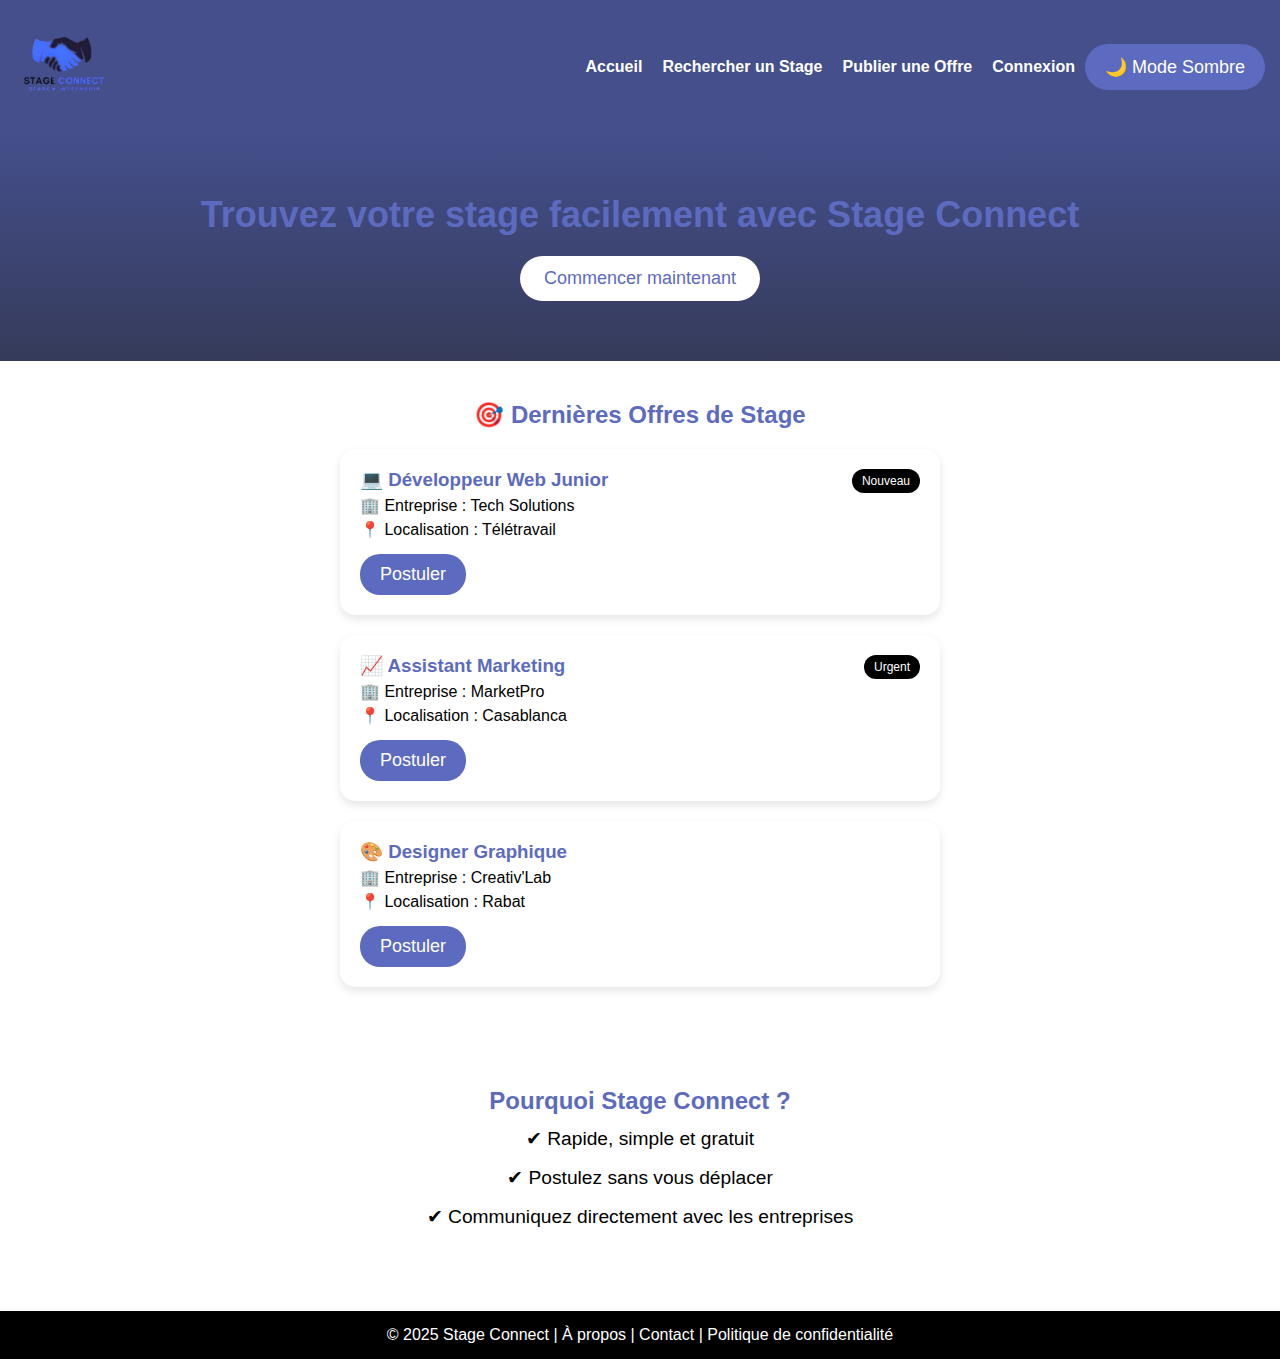
<file: index.html>
<!DOCTYPE html>
<html lang="fr">
<head>
    <meta charset="UTF-8">
    <meta name="viewport" content="width=device-width, initial-scale=1.0">
    <title>Stage Connect</title>
    <link rel="stylesheet" href="style.css">
</head>
<body>

<header>
    <div class="logo">
        <img src="logo.png" alt="Stage Connect" height="60">
    </div>

    <nav>
        <a href="#">Accueil</a>
        <a href="Rechercher un Stage.html">Rechercher un Stage</a>
        <a href="Publier une Offre.html">Publier une Offre</a>
        <a href="Connexion.html">Connexion</a>
        <button id="darkModeBtn">🌙 Mode Sombre</button>


    </nav>
</header>

<section class="banner">
    <h1>Trouvez votre stage facilement avec Stage Connect</h1>
    <button>Commencer maintenant</button>
</section>

<section class="offers">
    <h2>🎯 Dernières Offres de Stage</h2>

    <div class="offer">
        <span class="badge">Nouveau</span>
        <h3>💻 Développeur Web Junior</h3>
        <p>🏢 Entreprise : Tech Solutions</p>
        <p>📍 Localisation : Télétravail</p>
        <button>Postuler</button>
    </div>

    <div class="offer">
        <span class="badge">Urgent</span>
        <h3>📈 Assistant Marketing</h3>
        <p>🏢 Entreprise : MarketPro</p>
        <p>📍 Localisation : Casablanca</p>
        <button>Postuler</button>
    </div>

    <div class="offer">
        <h3>🎨 Designer Graphique</h3>
        <p>🏢 Entreprise : Creativ'Lab</p>
        <p>📍 Localisation : Rabat</p>
        <button>Postuler</button>
    </div>
</section>

<section class="about">
    <h2>Pourquoi Stage Connect ?</h2>
    <p>✔ Rapide, simple et gratuit</p>
    <p>✔ Postulez sans vous déplacer</p>
    <p>✔ Communiquez directement avec les entreprises</p>
</section>
<footer>
    &copy; 2025 Stage Connect | À propos | Contact | Politique de confidentialité
</footer>
<script src="script.js"></script>

</body>
</html>
</file>
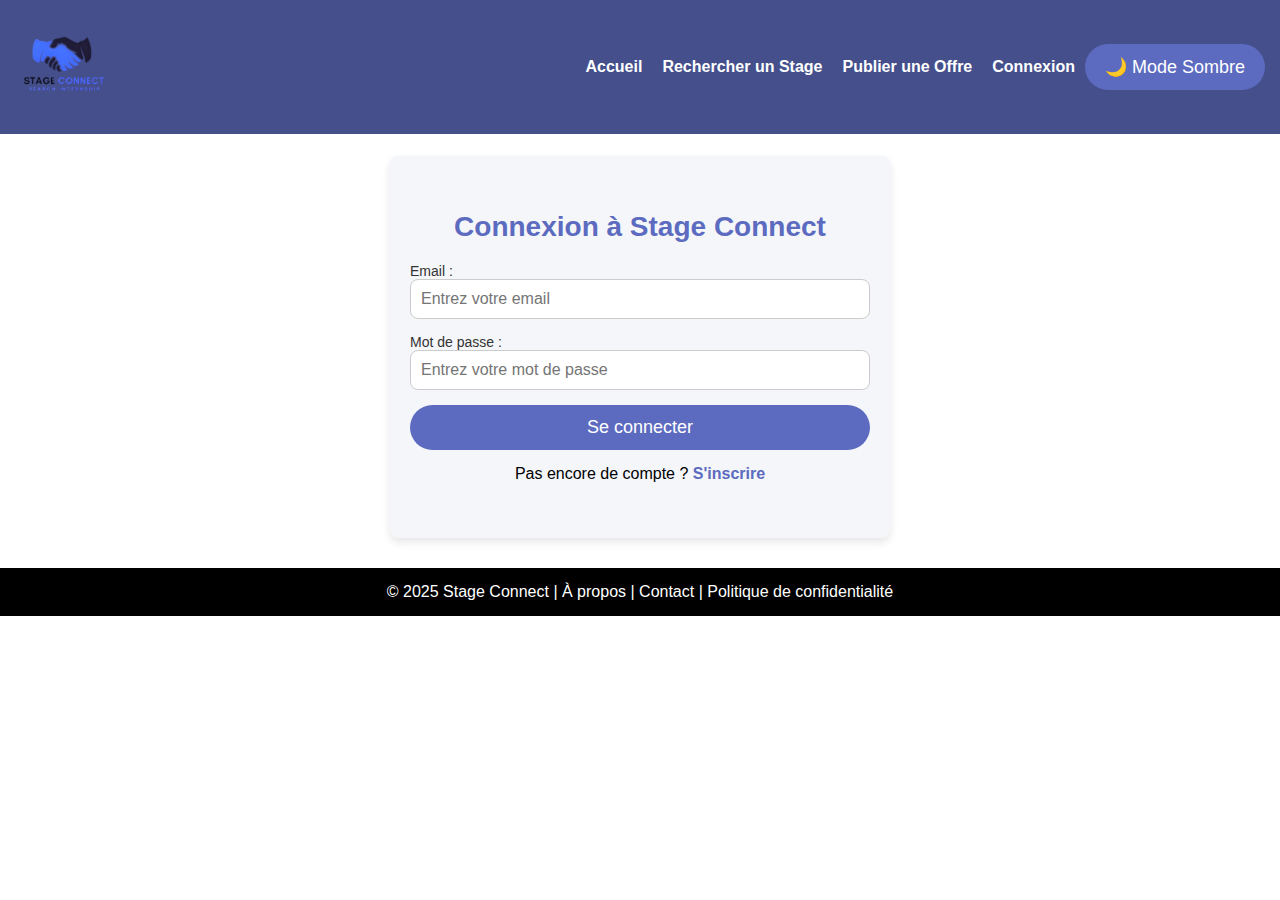
<file: Connexion.html>
<!DOCTYPE html>
<html lang="fr">
<head>
    <meta charset="UTF-8">
    <meta name="viewport" content="width=device-width, initial-scale=1.0">
    <title>Connexion - Stage Connect</title>
    <link rel="stylesheet" href="style.css">
</head>
<body>

<header>
    <div class="logo">
        <img src="images/logo.png" alt="Stage Connect" height="60">
    </div>
    <nav>
        <a href="index.html">Accueil</a>
        <a href="Rechercher un Stage.html">Rechercher un Stage</a>
        <a href="Publier une Offre.html">Publier une Offre</a>
        <a href="#">Connexion</a>
        <button id="darkModeBtn">🌙 Mode Sombre</button>

    </nav>
</header>

<section class="login">
    <h2>Connexion à Stage Connect</h2>

    <form action="dashboard.html" method="POST" class="login-form">
        <div class="form-group">
            <label for="email">Email :</label>
            <input type="email" id="email" name="email" required placeholder="Entrez votre email">
        </div>

        <div class="form-group">
            <label for="password">Mot de passe :</label>
            <input type="password" id="password" name="password" required placeholder="Entrez votre mot de passe">
        </div>

        <button type="submit">Se connecter</button>
    </form>

    <p>Pas encore de compte ? <a href="inscription.html">S'inscrire</a></p>
</section>

<footer>
    &copy; 2025 Stage Connect | À propos | Contact | Politique de confidentialité
</footer>

<script src="script.js"></script>
</body>
</html>
</file>
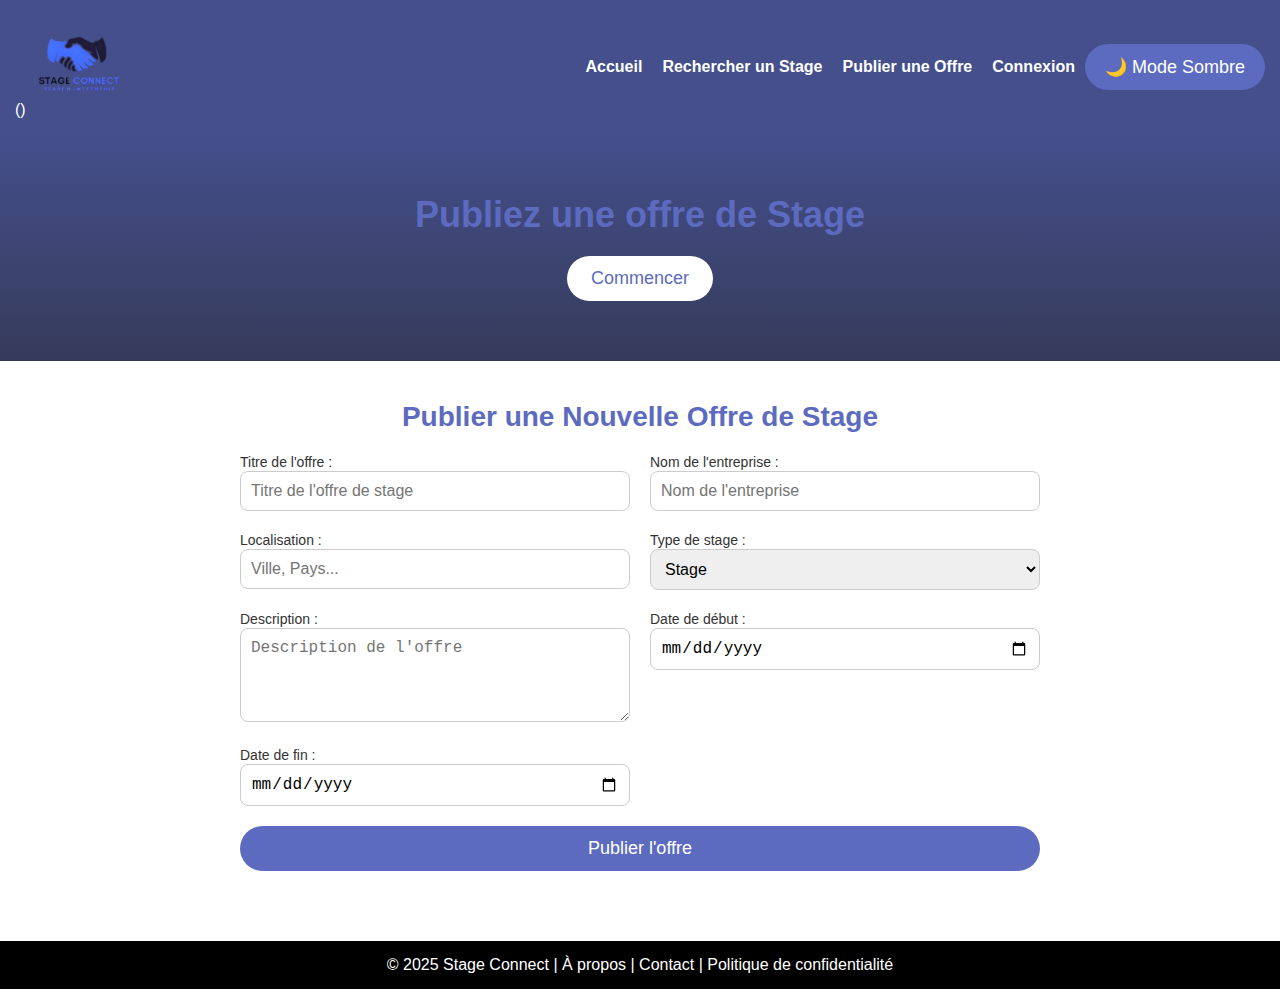
<file: Publier une Offre.html>
<!DOCTYPE html>
<html lang="fr">
<head>
    <meta charset="UTF-8">
    <meta name="viewport" content="width=device-width, initial-scale=1.0">
    <title>Publier une Offre - Stage Connect</title>
    <link rel="stylesheet" href="style.css">
</head>
<body>

<header>
    <div class="logo">()
        <img src="images/logo.png" alt="Stage Connect" height="60">
    </div>
    <nav>
        <a href="index.html">Accueil</a>
        <a href="Rechercher un Stage.html">Rechercher un Stage</a>
        <a href="#">Publier une Offre</a>
        <a href="connexion.html">Connexion</a>
        <button id="darkModeBtn">🌙 Mode Sombre</button>

    </nav>
</header>

<section class="banner">
    <h1>Publiez une offre de Stage</h1>
    <button><a href="#commencer">Commencer</a></button>
</section>

<section id="commencer" class="publish-offer">
    <h2>Publier une Nouvelle Offre de Stage</h2>
    <form class="publish-form">
        <div>
            <label for="titre">Titre de l'offre :</label>
            <input type="text" id="titre" name="titre" placeholder="Titre de l'offre de stage" required>
        </div>
        
        <div>
            <label for="entreprise">Nom de l'entreprise :</label>
            <input type="text" id="entreprise" name="entreprise" placeholder="Nom de l'entreprise" required>
        </div>
        
        <div>
            <label for="localisation">Localisation :</label>
            <input type="text" id="localisation" name="localisation" placeholder="Ville, Pays..." required>
        </div>
        
        <div>
            <label for="type">Type de stage :</label>
            <select id="type" name="type" required>
                <option value="stage">Stage</option>
                <option value="alternance">Alternance</option>
            </select>
        </div>
        
        <div>
            <label for="description">Description :</label>
            <textarea id="description" name="description" placeholder="Description de l'offre" rows="4" required></textarea>
        </div>
        
        <div>
            <label for="date-debut">Date de début :</label>
            <input type="date" id="date-debut" name="date-debut" required>
        </div>
        
        <div>
            <label for="date-fin">Date de fin :</label>
            <input type="date" id="date-fin" name="date-fin" required>
        </div>
        
        <button type="submit">Publier l'offre</button>

    </form>
</section>

<footer>
    &copy; 2025 Stage Connect | À propos | Contact | Politique de confidentialité
</footer>

<script src="script.js"></script>
</body>
</html>
</file>
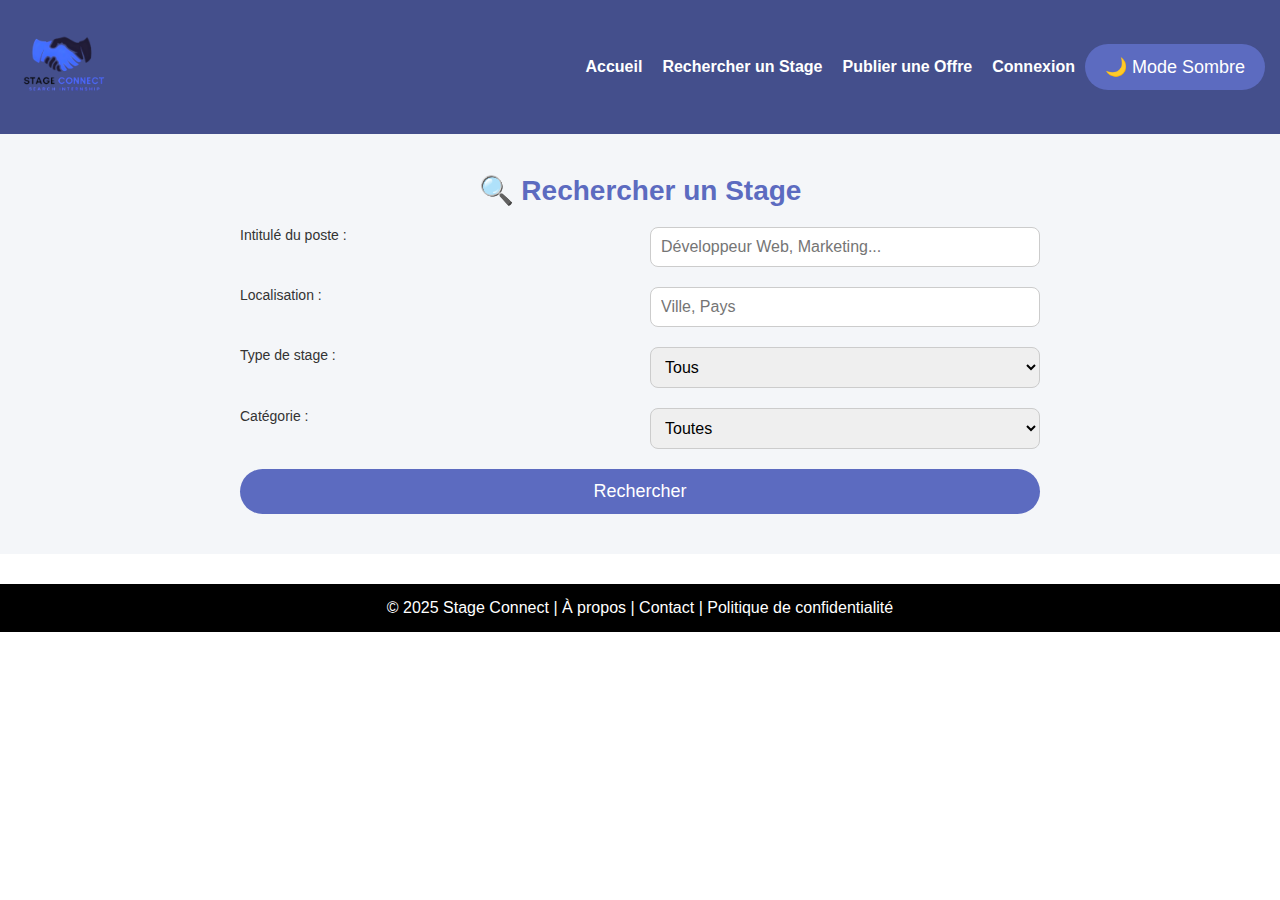
<file: Rechercher un Stage.html>
<!DOCTYPE html>
<html lang="fr">
<head>
    <meta charset="UTF-8">
    <meta name="viewport" content="width=device-width, initial-scale=1.0">
    <title>Rechercher un Stage - Stage Connect</title>
    <link rel="stylesheet" href="style.css">
</head>
<body>

<header>
    <div class="logo">
        <img src="images/logo.png" alt="Stage Connect" height="60">
    </div>
    <nav>
        <a href="index.html">Accueil</a>
        <a href="#">Rechercher un Stage</a>
        <a href="Publier une Offre.html">Publier une Offre</a>
        <a href="Connexion.html">Connexion</a>
        <button id="darkModeBtn">🌙 Mode Sombre</button>

    </nav>
</header>

<section class="search">
    <h2>🔍 Rechercher un Stage</h2>
    <form action="#" method="GET" class="search-form">
        <label for="job-title">Intitulé du poste :</label>
        <input type="text" id="job-title" name="job-title" placeholder="Développeur Web, Marketing...">

        <label for="location">Localisation :</label>
        <input type="text" id="location" name="location" placeholder="Ville, Pays">

        <label for="type">Type de stage :</label>
        <select id="type" name="type">
            <option value="tous">Tous</option>
            <option value="stage-teletravail">Télétravail</option>
            <option value="stage-en-presentiel">En présentiel</option>
        </select>

        <label for="category">Catégorie :</label>
        <select id="category" name="category">
            <option value="tous">Toutes</option>
            <option value="informatique">Informatique</option>
            <option value="marketing">Marketing</option>
            <option value="design">Design</option>
        </select>

        <button type="submit">Rechercher</button>
    </form>
</section>

<footer>
    &copy; 2025 Stage Connect | À propos | Contact | Politique de confidentialité
</footer>

</body>
</html>
</file>
<file: style.css>
/* ========================================================
   SECTION: STYLES GLOBAUX
   ======================================================== */
   * {
    margin: 0;
    padding: 0;
    box-sizing: border-box;
}

body {
    font-family: 'Poppins', sans-serif;
    background-color: #ffffff;
}

a {
    text-decoration: none;
    color: inherit;
}

h1, h2, h3 {
    color: #5C6BC0;
}


/* ========================================================
   SECTION: HEADER (EN-TÊTE)
   ======================================================== */
header {
    background-color: #444f8c;
    color: white;
    padding: 15px;
    display: flex;
    justify-content: space-between;
    align-items: center;
}

header .logo img {
    height: 100px;
}

nav {
    display: flex;
    align-items: center;
}

nav a {
    color: white;
    margin: 0 10px;
    font-weight: bold;
    transition: color 0.3s ease;
}

nav a:hover {
    color: #c5cae9;
}


/* ========================================================
   SECTION: BANNIÈRE
   ======================================================== */
.banner {
    background: linear-gradient(#444f8c, #363b5a);
    color: white;
    text-align: center;
    padding: 60px 20px;
}

.banner h1 {
    margin-bottom: 20px;
    font-size: 36px;
}

.banner button {
    background-color: white;
    color: #5C6BC0;
    border: none;
    padding: 12px 24px;
    font-size: 18px;
    border-radius: 30px;
    cursor: pointer;
    transition: background-color 0.3s;
}

.banner button:hover {
    background-color: #c5cae9;
}


/* ========================================================
   SECTION: OFFRES DE STAGE
   ======================================================== */
.offers {
    padding: 40px 20px;
    text-align: center;
}

.offer {
    background: white;
    margin: 20px auto;
    padding: 20px;
    max-width: 600px;
    border-radius: 15px;
    box-shadow: 0 4px 8px rgba(0, 0, 0, 0.1);
    position: relative;
    text-align: left;
}

.offer h3 {
    margin-top: 0;
}

.offer p {
    margin: 5px 0;
}

.offer button {
    background-color: #5C6BC0;
    color: white;
    border: none;
    padding: 10px 20px;
    margin-top: 10px;
    border-radius: 20px;
    cursor: pointer;
}

.offer button:hover {
    background-color: #3949ab;
}


/* ========================================================
   SECTION: BADGE
   ======================================================== */
.badge {
    position: absolute;
    top: 20px;
    right: 20px;
    background-color: #000000;
    color: white;
    padding: 5px 10px;
    font-size: 12px;
    border-radius: 12px;
}


/* ========================================================
   SECTION: À PROPOS
   ======================================================== */
.about {
    padding: 40px 20px;
    text-align: center;
}

.about p {
    margin: 10px 0;
    font-size: 1.2rem;
    line-height: 1.5;
}


/* ========================================================
   SECTION: FOOTER
   ======================================================== */
footer {
    background-color: #000000;
    color: white;
    text-align: center;
    padding: 15px;
    margin-top: 30px;
}


/* ========================================================
   SECTION: RECHERCHE DE STAGE
   ======================================================== */
.search {
    padding: 40px 20px;
    background-color: #f4f6f9;
    text-align: center;
}

.search h2 {
    font-size: 28px;
    margin-bottom: 20px;
    color: #5C6BC0;
}

.search-form {
    display: grid;
    grid-template-columns: 1fr 1fr;
    gap: 20px;
    max-width: 800px;
    margin: 0 auto;
    text-align: left;
}

.search-form label {
    font-size: 14px;
    color: #333;
}

.search-form input, .search-form select {
    padding: 10px;
    font-size: 16px;
    border: 1px solid #ccc;
    border-radius: 8px;
    width: 100%;
    box-sizing: border-box;
}

.search-form button {
    grid-column: span 2;
    background-color: #5C6BC0;
    color: white;
    padding: 12px 20px;
    font-size: 18px;
    border: none;
    border-radius: 30px;
    cursor: pointer;
    transition: background-color 0.3s;
}

.search-form button:hover {
    background-color: #3949ab;
}


/* ========================================================
   SECTION: PUBLIER UNE OFFRE
   ======================================================== */
.publish-offer {
    padding: 40px 20px;
    text-align: center;
}

.publish-offer h2 {
    font-size: 28px;
    margin-bottom: 20px;
    color: #5C6BC0;
}

.publish-form {
    display: grid;
    grid-template-columns: 1fr 1fr;
    gap: 20px;
    max-width: 800px;
    margin: 0 auto;
    text-align: left;
}

.publish-form label {
    font-size: 14px;
    color: #333;
}

.publish-form input, .publish-form select, .publish-form textarea {
    padding: 10px;
    font-size: 16px;
    border: 1px solid #ccc;
    border-radius: 8px;
    width: 100%;
    box-sizing: border-box;
}

.publish-form textarea {
    resize: vertical;
}

.publish-form button {
    grid-column: span 2;
    background-color: #5C6BC0;
    color: white;
    padding: 12px 20px;
    font-size: 18px;
    border: none;
    border-radius: 30px;
    cursor: pointer;
    transition: background-color 0.3s;
}

.publish-form button:hover {
    background-color: #3949ab;
}


/* ========================================================
   SECTION: CONNEXION
   ======================================================== */
.login {
    padding: 55px 20px;
    max-width: 500px;
    margin: 22px auto;
    background-color: #f4f6f9;
    border-radius: 8px;
    box-shadow: 0 4px 8px rgba(0, 0, 0, 0.1);
    text-align: center;
}

.login h2 {
    font-size: 28px;
    margin-bottom: 20px;
    color: #5C6BC0;
}

.login-form {
    display: flex;
    flex-direction: column;
    gap: 15px;
}

.form-group {
    display: flex;
    flex-direction: column;
    text-align: left;
}

.form-group label {
    font-size: 14px;
    color: #333;
}

.form-group input {
    padding: 10px;
    font-size: 16px;
    border: 1px solid #ccc;
    border-radius: 8px;
    width: 100%;
    box-sizing: border-box;
}

button {
    background-color: #5C6BC0;
    color: white;
    padding: 12px 20px;
    font-size: 18px;
    border: none;
    border-radius: 30px;
    cursor: pointer;
    transition: background-color 0.3s;
}

button:hover {
    background-color: #3949ab;
}

p {
    margin-top: 15px;
}

p a {
    color: #5C6BC0;
    font-weight: bold;
}


.dark-mode {
    background-color: #121212;
    color: #ffffff;
}
</file>
